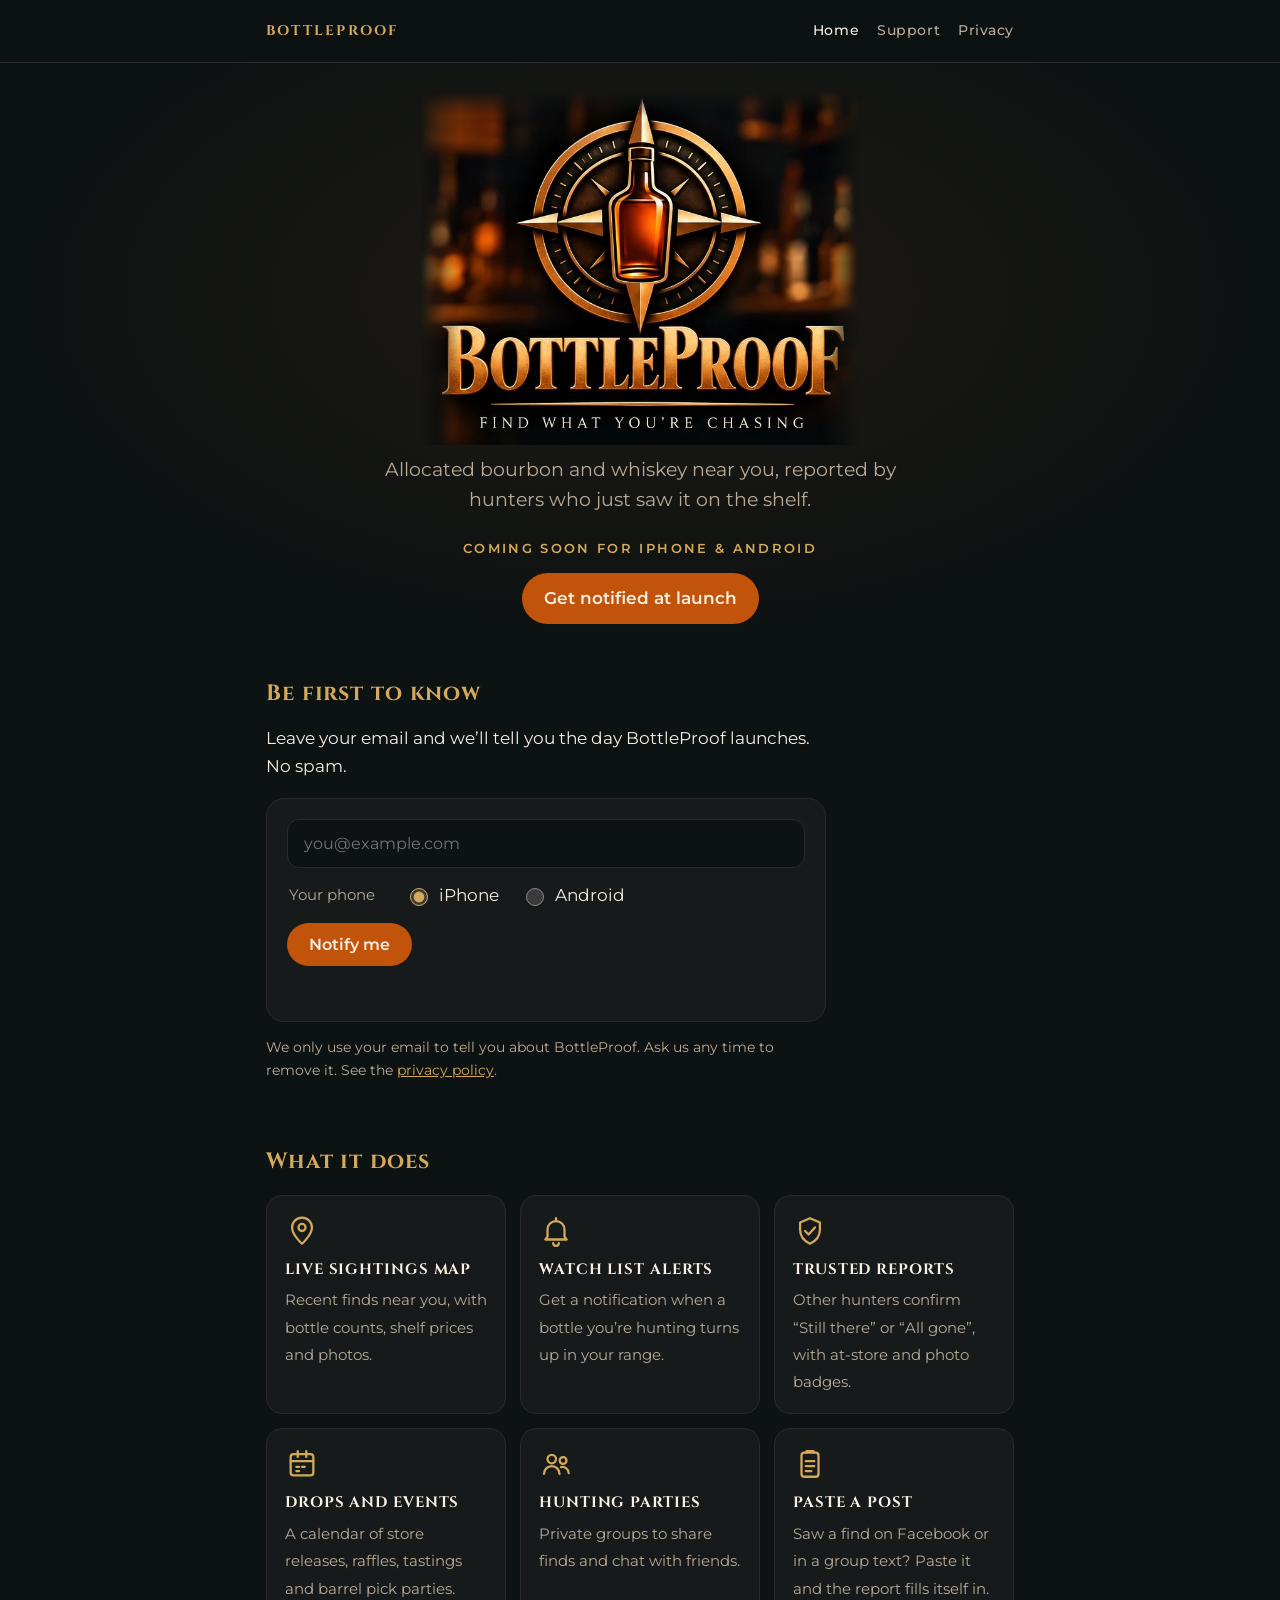
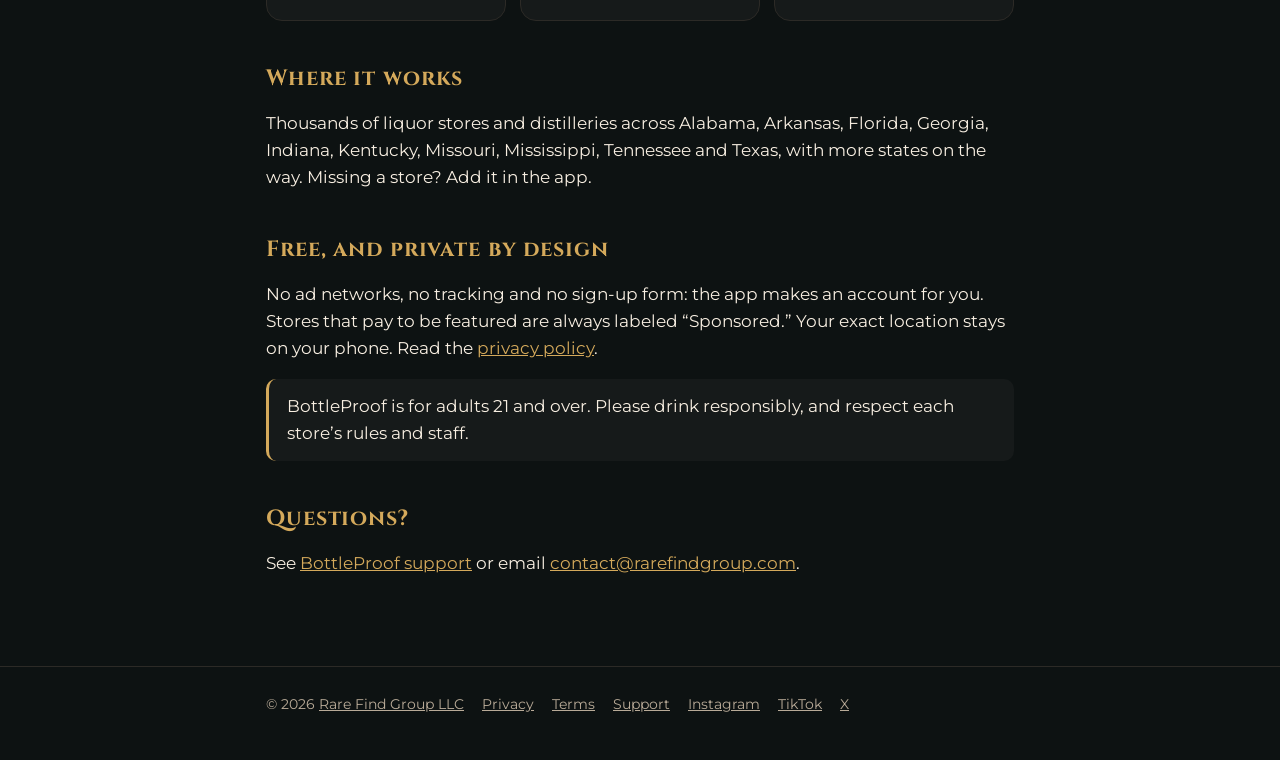
<file: index.html>
<!doctype html>
<html lang="en">
<head>
<meta charset="utf-8">
<meta name="viewport" content="width=device-width, initial-scale=1">
<title>BottleProof: find what you&rsquo;re chasing</title>
<meta name="description" content="BottleProof helps bourbon hunters find allocated bottles in stores near them, reported by other hunters.">
<link rel="icon" href="/images/favicon.png">
<link rel="apple-touch-icon" href="/images/apple-touch-icon.png">
<link rel="preconnect" href="https://fonts.googleapis.com">
<link rel="preconnect" href="https://fonts.gstatic.com" crossorigin>
<link rel="stylesheet" href="https://fonts.googleapis.com/css2?family=Cinzel:wght@600;700&family=Montserrat:wght@400;500;600&display=swap">
<meta name="theme-color" content="#0d1212">
<link rel="stylesheet" href="/styles.css?v=3">
</head>
<body>
<header class="site-header">
  <div class="wrap">
    <a class="brand" href="/">BottleProof</a>
    <nav>
      <a href="/" aria-current="page">Home</a>
      <a href="/support/">Support</a>
      <a href="/privacy/">Privacy</a>
    </nav>
  </div>
</header>
<section class="hero">
  <div class="wrap">
    <h1 class="sr-only">BottleProof: find what you&rsquo;re chasing</h1>
    <img class="logo" src="/images/bottleproof-logo.jpg" width="702" height="564"
      alt="BottleProof logo: a whiskey bottle on a gold compass, with the words BottleProof, Find what you&rsquo;re chasing">
    <p>Allocated bourbon and whiskey near you, reported by hunters who just saw it on the shelf.</p>
    <p class="soon">Coming soon for iPhone &amp; Android</p>
    <a class="button" href="#notify">Get notified at launch</a>
  </div>
</section>
<section class="signup" id="notify">
  <div class="wrap">
    <h2>Be first to know</h2>
    <p>Leave your email and we&rsquo;ll tell you the day BottleProof launches. No spam.</p>
    <form id="waitlist" novalidate>
      <label class="sr-only" for="wl-email">Email</label>
      <input id="wl-email" name="email" type="email" inputmode="email" autocomplete="email" required
        placeholder="you@example.com" maxlength="254">
      <fieldset>
        <legend>Your phone</legend>
        <label><input type="radio" name="platform" value="iphone" checked> iPhone</label>
        <label><input type="radio" name="platform" value="android"> Android</label>
      </fieldset>
      <!-- Hidden from people; bots that fill every field get ignored. -->
      <input class="trap" name="website" tabindex="-1" autocomplete="off" aria-hidden="true">
      <button class="button" type="submit">Notify me</button>
      <p class="form-message" role="status" aria-live="polite"></p>
    </form>
    <p class="fine">We only use your email to tell you about BottleProof. Ask us any time to remove it. See the
    <a href="/privacy/#waitlist">privacy policy</a>.</p>
  </div>
</section>
<main>
  <div class="wrap">
    <h2 style="margin-top:0">What it does</h2>
    <ul class="features">
      <li><svg viewBox="0 0 24 24" aria-hidden="true"><path d="M12 21s-7-6.2-7-11.5A7 7 0 0 1 19 9.5C19 14.8 12 21 12 21z"/><circle cx="12" cy="9.5" r="2.5"/></svg><strong>Live sightings map</strong><span>Recent finds near you, with bottle counts, shelf prices and photos.</span></li>
      <li><svg viewBox="0 0 24 24" aria-hidden="true"><path d="M6 16V11a6 6 0 0 1 12 0v5l1.5 2h-15z"/><path d="M10 20.5a2 2 0 0 0 4 0"/><path d="M12 3v2"/></svg><strong>Watch list alerts</strong><span>Get a notification when a bottle you&rsquo;re hunting turns up in your range.</span></li>
      <li><svg viewBox="0 0 24 24" aria-hidden="true"><path d="M12 3l7 3v5c0 4.5-3 8.2-7 10-4-1.8-7-5.5-7-10V6z"/><path d="M8.5 12l2.5 2.5 4.5-5"/></svg><strong>Trusted reports</strong><span>Other hunters confirm &ldquo;Still there&rdquo; or &ldquo;All gone&rdquo;, with at-store and photo badges.</span></li>
      <li><svg viewBox="0 0 24 24" aria-hidden="true"><rect x="4" y="5" width="16" height="15" rx="2"/><path d="M4 10h16M9 3v4M15 3v4"/><path d="M8 14h2M12 14h2M8 17h2"/></svg><strong>Drops and events</strong><span>A calendar of store releases, raffles, tastings and barrel pick parties.</span></li>
      <li><svg viewBox="0 0 24 24" aria-hidden="true"><circle cx="9" cy="8.5" r="3"/><path d="M3.5 19a5.5 5.5 0 0 1 11 0"/><circle cx="17" cy="9.5" r="2.4"/><path d="M15.5 14.2A4.5 4.5 0 0 1 21 18.5"/></svg><strong>Hunting parties</strong><span>Private groups to share finds and chat with friends.</span></li>
      <li><svg viewBox="0 0 24 24" aria-hidden="true"><rect x="6" y="4" width="12" height="17" rx="2"/><path d="M9.5 4V3h5v1"/><path d="M9 10h6M9 13.5h6M9 17h4"/></svg><strong>Paste a post</strong><span>Saw a find on Facebook or in a group text? Paste it and the report fills itself in.</span></li>
    </ul>

    <h2>Where it works</h2>
    <p>Thousands of liquor stores and distilleries across Alabama, Arkansas, Florida, Georgia, Indiana, Kentucky,
    Missouri, Mississippi, Tennessee and Texas, with more states on the way. Missing a store? Add it in the app.</p>

    <h2>Free, and private by design</h2>
    <p>No ad networks, no tracking and no sign-up form: the app makes an account for you. Stores that pay to be
    featured are always labeled &ldquo;Sponsored.&rdquo; Your exact location stays on your phone. Read the
    <a href="privacy/">privacy policy</a>.</p>

    <p class="note">BottleProof is for adults 21 and over. Please drink responsibly, and respect each store&rsquo;s
    rules and staff.</p>

    <h2>Questions?</h2>
    <p>See <a href="support/">BottleProof support</a> or email
    <a href="mailto:contact@rarefindgroup.com">contact@rarefindgroup.com</a>.</p>
  </div>
</main>
<footer class="site-footer">
  <div class="wrap">
    <span>&copy; 2026 <a href="https://rarefindgroup.com">Rare Find Group LLC</a></span>
    <a href="privacy/">Privacy</a>
    <a href="terms/">Terms</a>
    <a href="support/">Support</a>
    <a href="https://www.instagram.com/bottleproofapp/" rel="me">Instagram</a>
    <a href="https://www.tiktok.com/@bottleproofapp" rel="me">TikTok</a>
    <a href="https://x.com/bottleproofapp" rel="me">X</a>
  </div>
</footer>
<script>
// The waitlist form calls join_waitlist() in Supabase (migration 038) with the public anon key, which can only add
// to the list, never read it.
(() => {
  const URL = 'https://nnxsqtufczipbkkhcrpa.supabase.co/rest/v1/rpc/join_waitlist';
  const KEY = 'eyJhbGciOiJIUzI1NiIsInR5cCI6IkpXVCJ9.eyJpc3MiOiJzdXBhYmFzZSIsInJlZiI6Im5ueHNxdHVmY3ppcGJra2hjcnBhIiwicm9sZSI6ImFub24iLCJpYXQiOjE3OTAzNDA4NTMsImV4cCI6MjEwNTkxNjg1M30.gvL8P78iEY7BcGAz74Lzvd6B7VyXikWatCA58mOfHkA';
  const form = document.getElementById('waitlist');
  const msg = form.querySelector('.form-message');
  const say = (text, ok) => { msg.textContent = text; msg.className = 'form-message ' + (ok ? 'ok' : 'bad'); };
  form.addEventListener('submit', async (e) => {
    e.preventDefault();
    const email = form.email.value.trim();
    if (form.website.value) return say("Thanks! You're on the list.", true);
    if (!/^[^@\s]+@[^@\s]+\.[a-z]{2,}$/i.test(email)) return say('Please enter a valid email address.', false);
    const button = form.querySelector('button');
    button.disabled = true;
    say('Adding you…', true);
    try {
      const res = await fetch(URL, {
        method: 'POST',
        headers: { apikey: KEY, Authorization: 'Bearer ' + KEY, 'Content-Type': 'application/json' },
        body: JSON.stringify({ p_email: email, p_platform: form.platform.value, p_source: location.hostname || 'bottleproof.app' }),
      });
      const body = await res.json().catch(() => null);
      // Only the database's own friendly messages are shown; anything else gets a plain one.
      const known = body && /valid email|Too many sign-ups/.test(body.message || '');
      if (!res.ok) throw new Error(known ? body.message + '.' : "We couldn't add you right now.");
      say(body === 'already' ? "You're already on the list. We'll be in touch!" : "Thanks! You're on the list.", true);
      form.reset();
    } catch (err) {
      say(err.message + ' Please try again, or email contact@rarefindgroup.com.', false);
    } finally {
      button.disabled = false;
    }
  });
})();
</script>
</body>
</html>
</file>
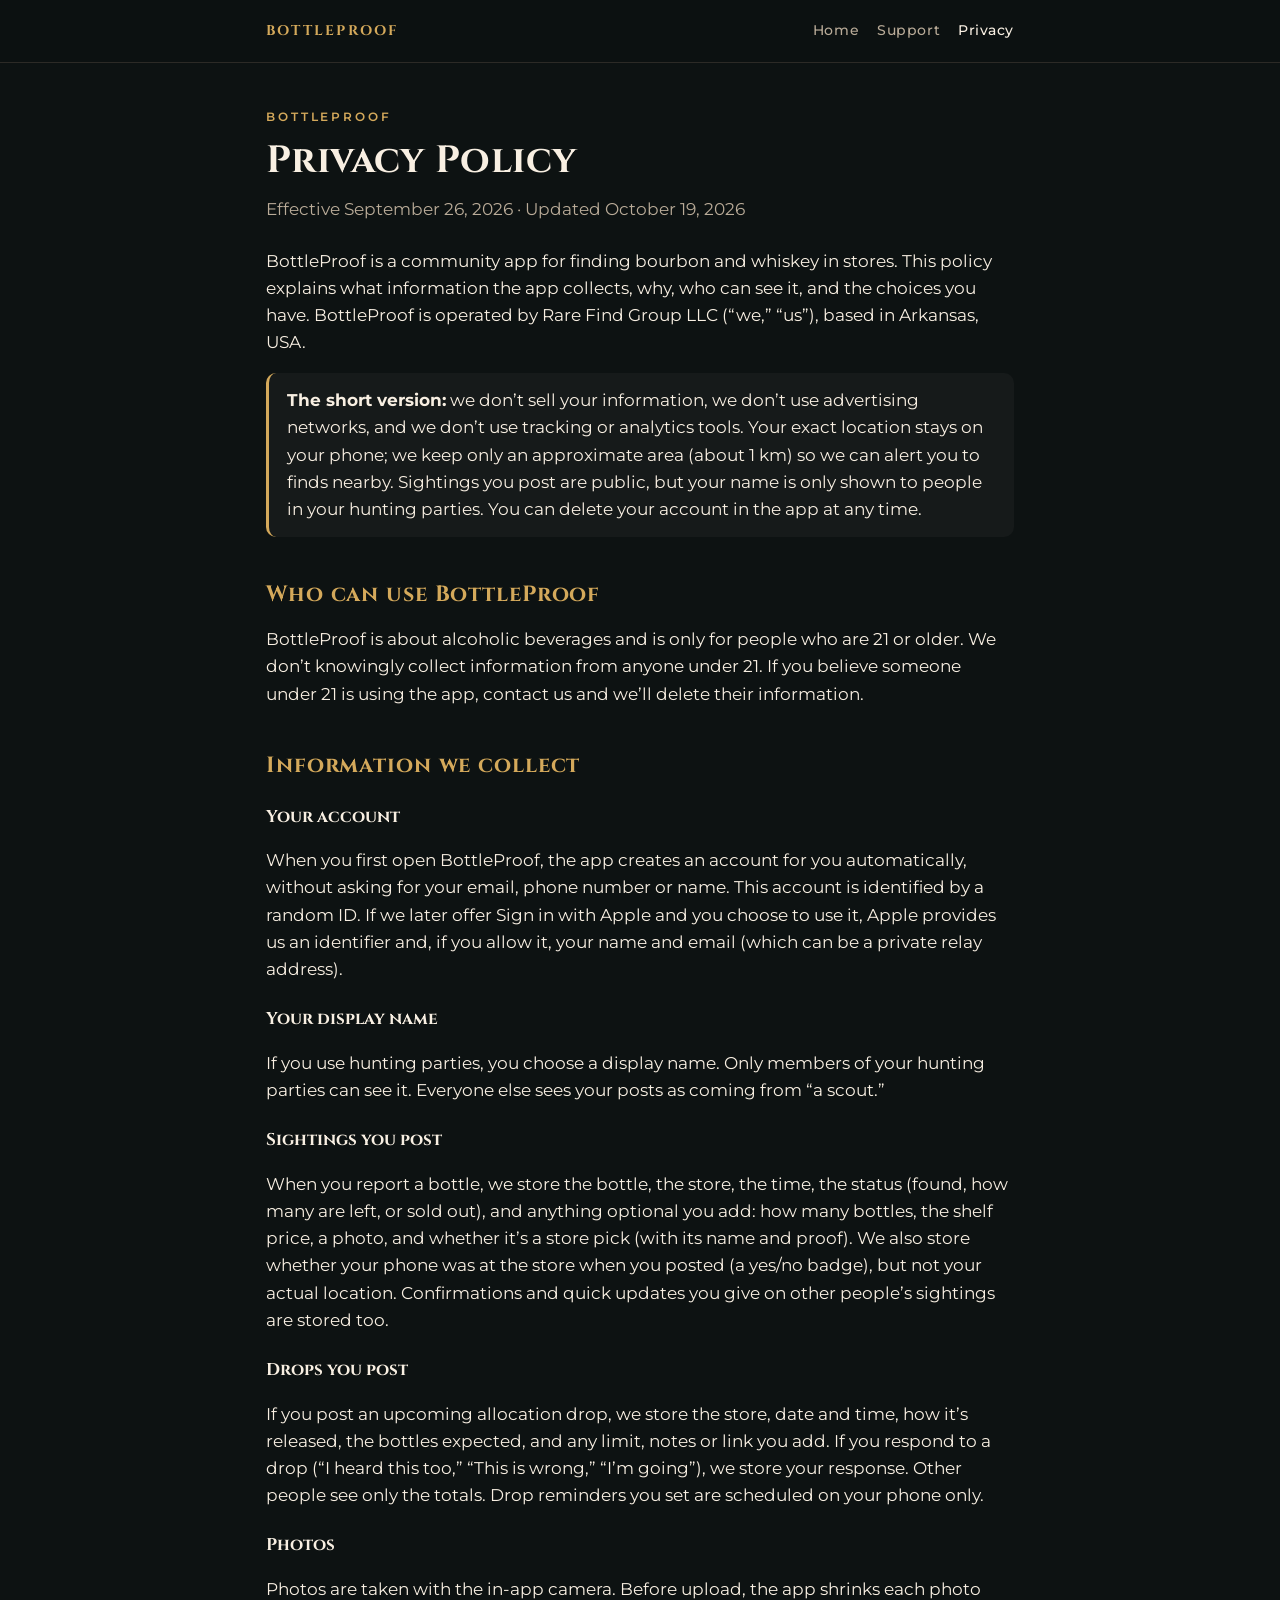
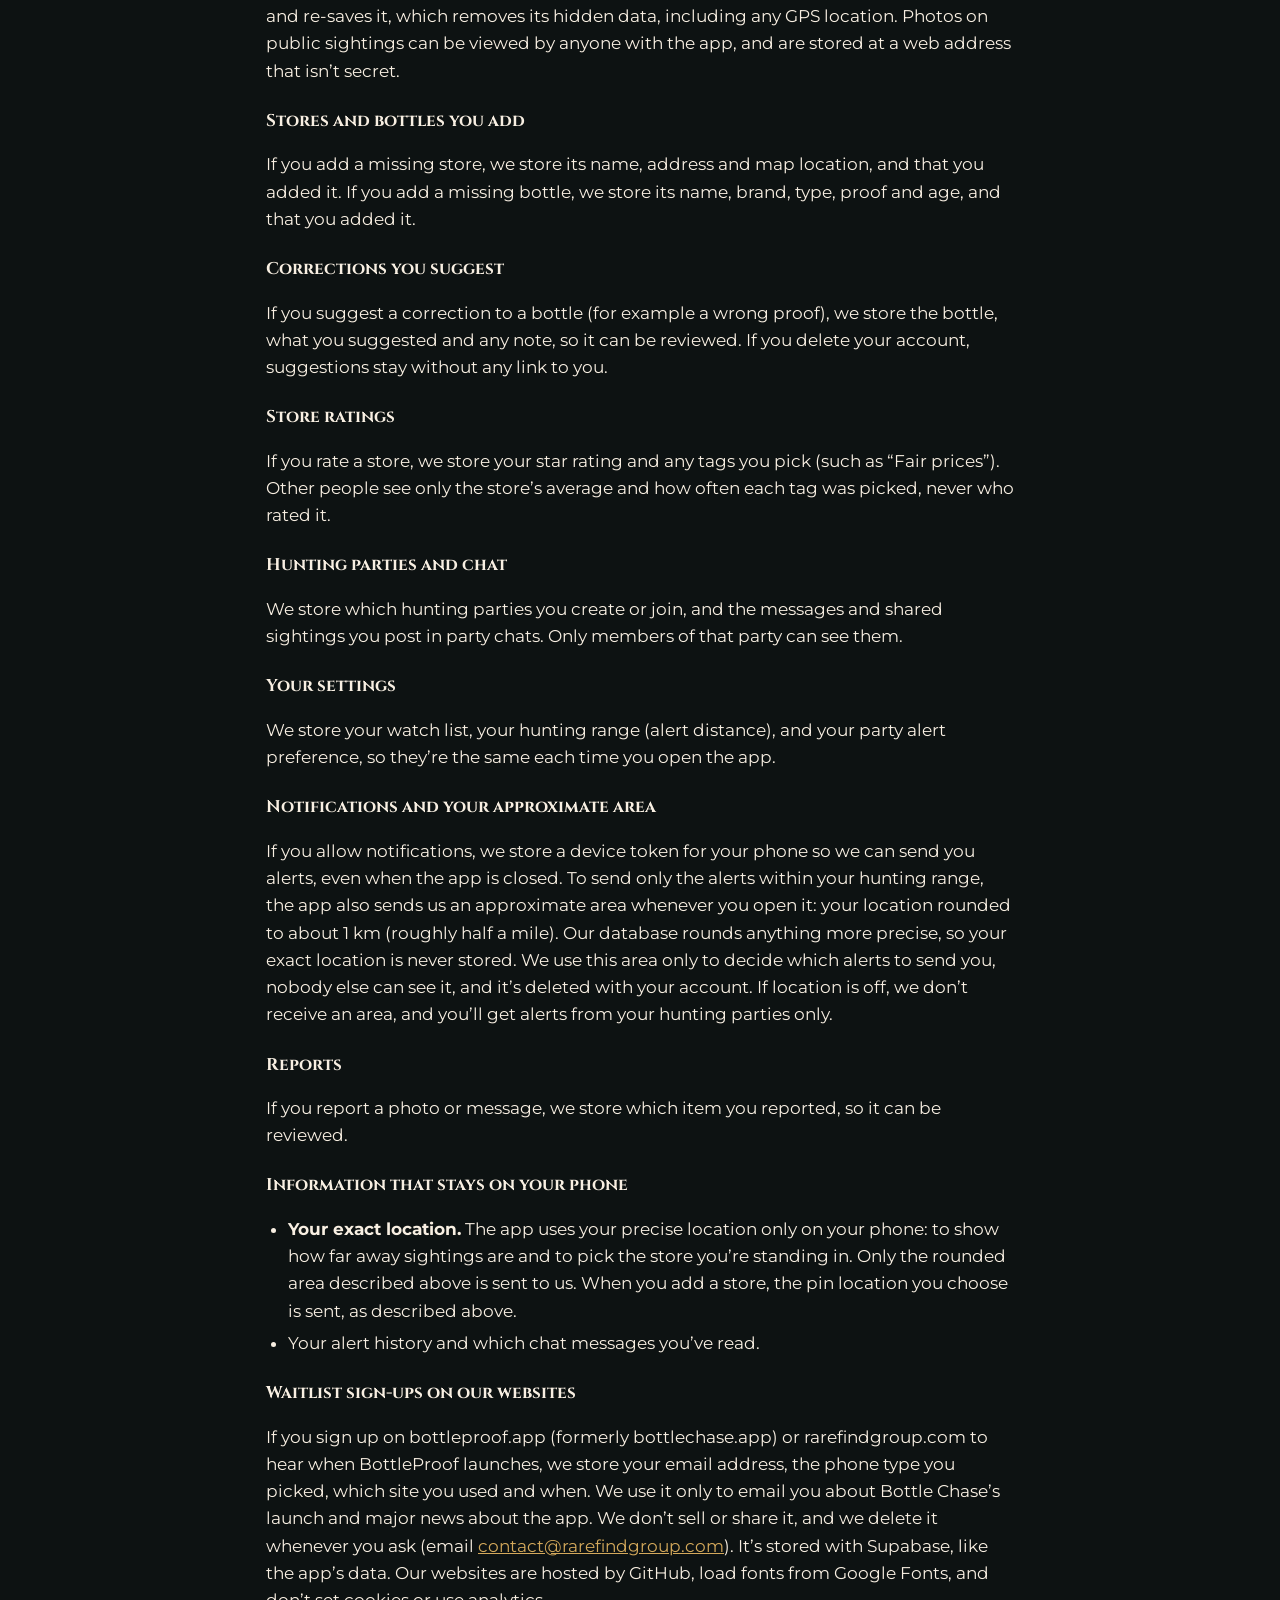
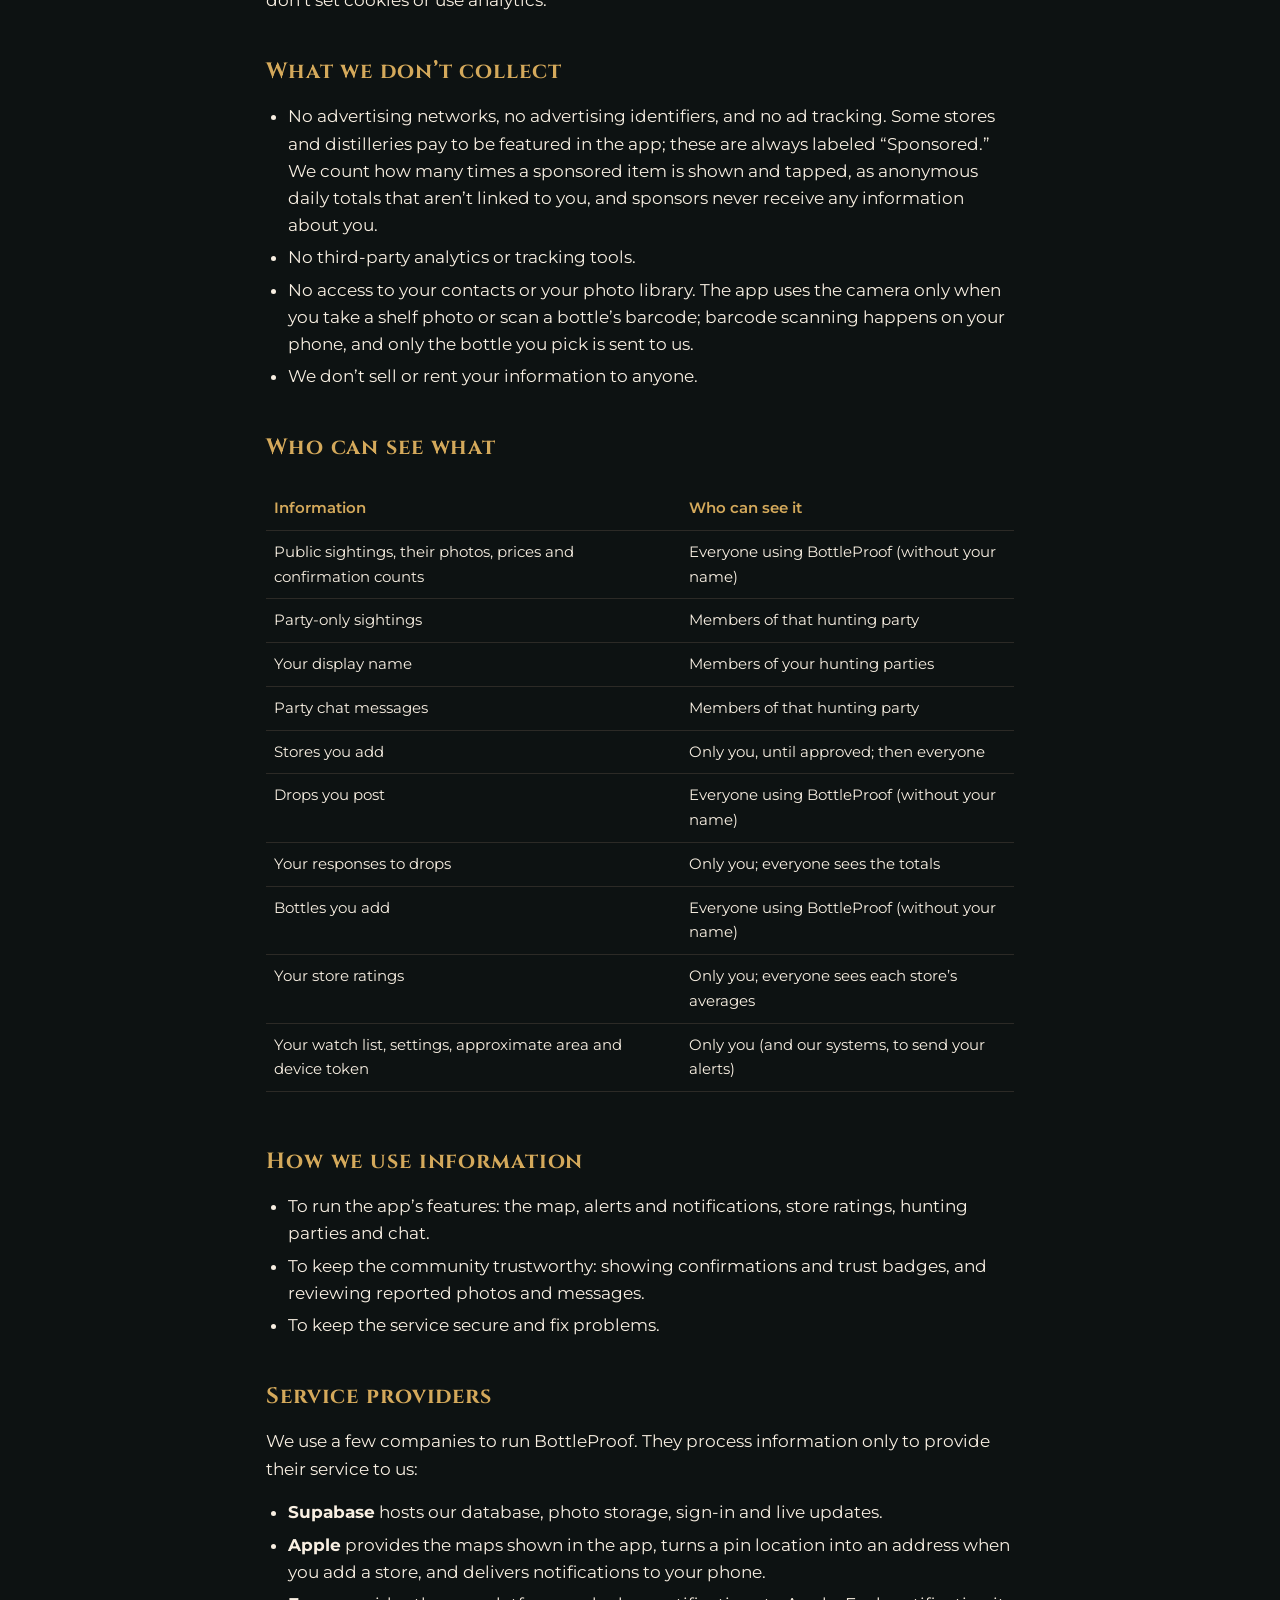
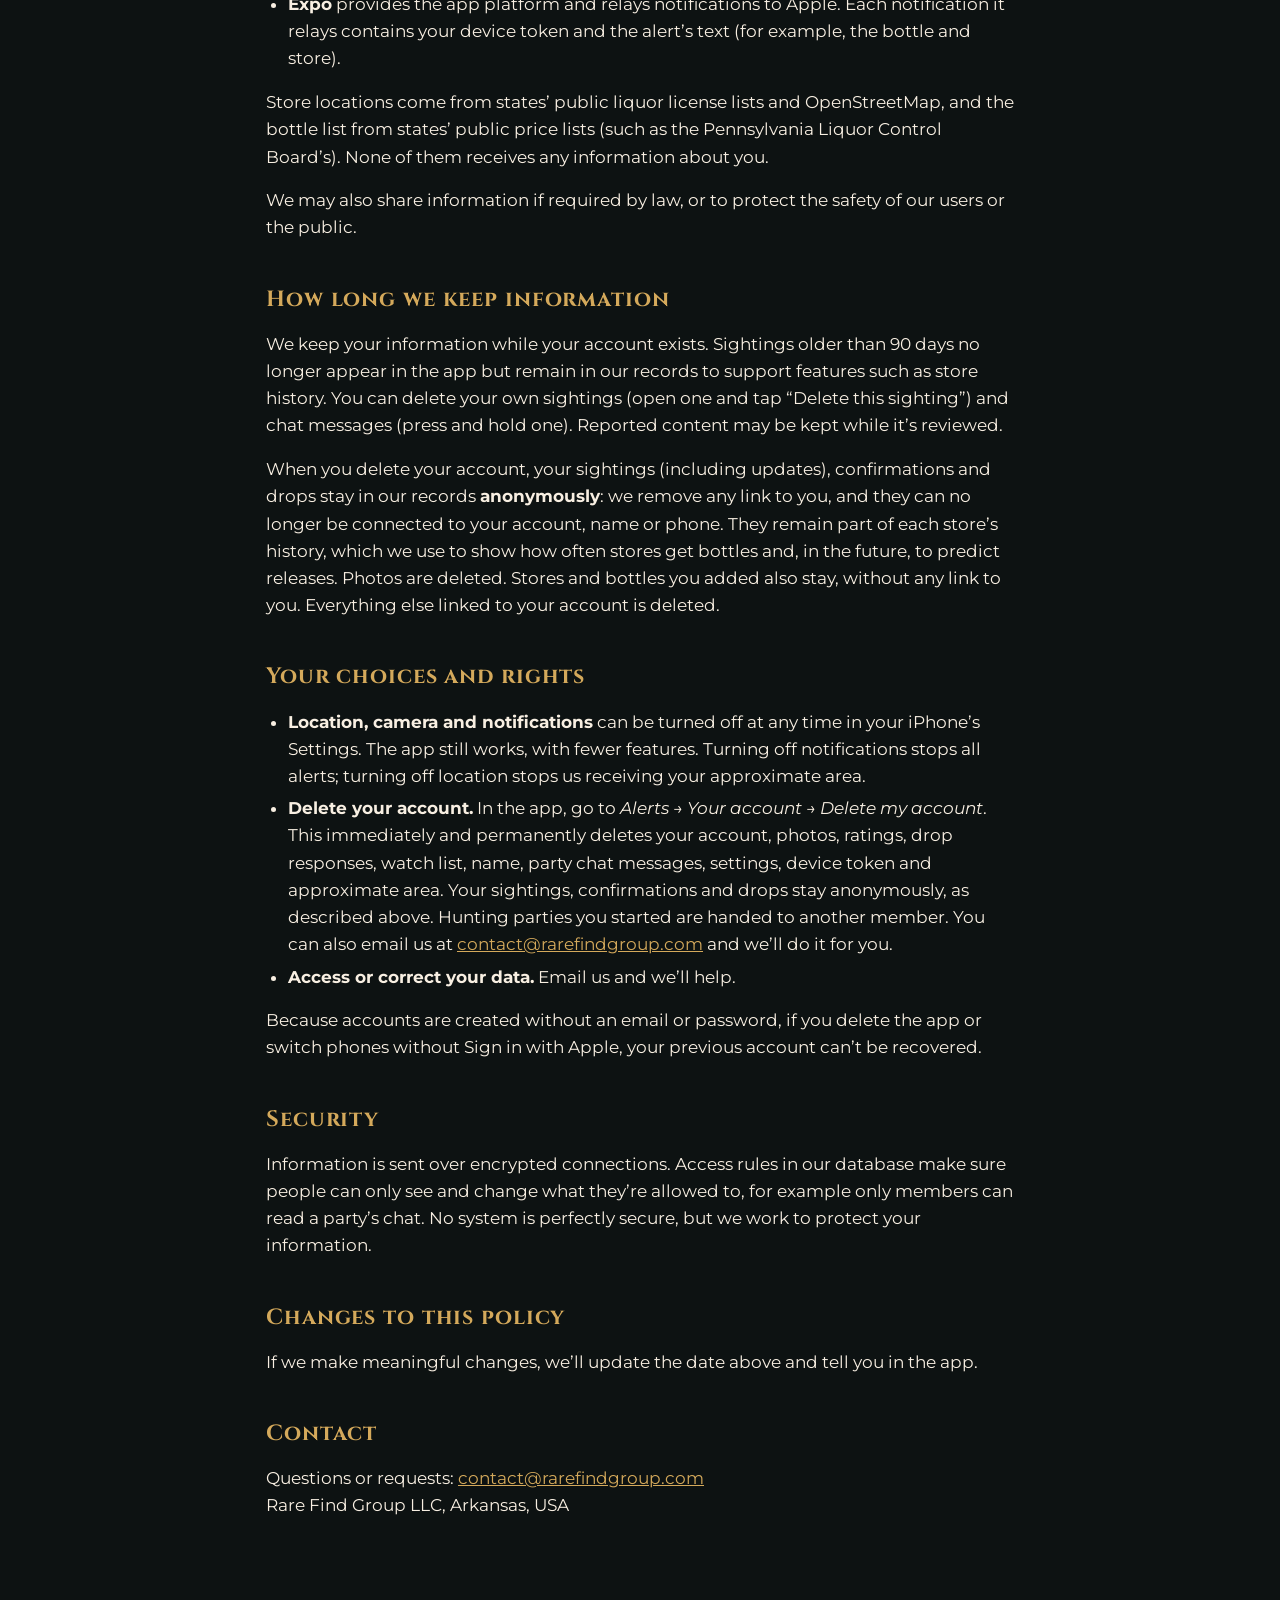
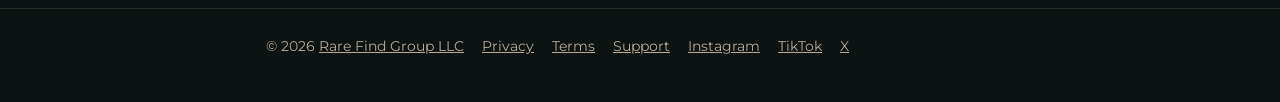
<file: privacy/index.html>
<!doctype html>
<html lang="en">
<head>
<meta charset="utf-8">
<meta name="viewport" content="width=device-width, initial-scale=1">
<title>BottleProof Privacy Policy</title>
<meta name="description" content="How BottleProof collects, uses and protects your information.">
<link rel="icon" href="/images/favicon.png">
<link rel="apple-touch-icon" href="/images/apple-touch-icon.png">
<link rel="preconnect" href="https://fonts.googleapis.com">
<link rel="preconnect" href="https://fonts.gstatic.com" crossorigin>
<link rel="stylesheet" href="https://fonts.googleapis.com/css2?family=Cinzel:wght@600;700&family=Montserrat:wght@400;500;600&display=swap">
<meta name="theme-color" content="#0d1212">
<link rel="stylesheet" href="/styles.css?v=3">
</head>
<body>
<header class="site-header">
  <div class="wrap">
    <a class="brand" href="/">BottleProof</a>
    <nav>
      <a href="/">Home</a>
      <a href="/support/">Support</a>
      <a href="/privacy/" aria-current="page">Privacy</a>
    </nav>
  </div>
</header>
<main>
  <div class="wrap">
  <p class="eyebrow">BottleProof</p>
  <h1>Privacy Policy</h1>
  <p class="meta">Effective September 26, 2026 &middot; Updated October 19, 2026</p>

  <p>BottleProof is a community app for finding bourbon and whiskey in stores. This policy explains what
  information the app collects, why, who can see it, and the choices you have. BottleProof is operated by
  Rare Find Group LLC (&ldquo;we,&rdquo; &ldquo;us&rdquo;), based in Arkansas, USA.</p>

  <p class="note"><strong>The short version:</strong> we don&rsquo;t sell your information, we don&rsquo;t use
  advertising networks, and we don&rsquo;t use tracking or analytics tools. Your exact location stays on your phone; we keep only an
  approximate area (about 1 km) so we can alert you to finds nearby. Sightings you post are public, but your
  name is only shown to people in your hunting parties. You can delete your account in the app at any time.</p>

  <h2>Who can use BottleProof</h2>
  <p>BottleProof is about alcoholic beverages and is only for people who are 21 or older. We don&rsquo;t
  knowingly collect information from anyone under 21. If you believe someone under 21 is using the app,
  contact us and we&rsquo;ll delete their information.</p>

  <h2>Information we collect</h2>

  <h3>Your account</h3>
  <p>When you first open BottleProof, the app creates an account for you automatically, without asking for
  your email, phone number or name. This account is identified by a random ID. If we later offer Sign in
  with Apple and you choose to use it, Apple provides us an identifier and, if you allow it, your name and
  email (which can be a private relay address).</p>

  <h3>Your display name</h3>
  <p>If you use hunting parties, you choose a display name. Only members of your hunting parties can see it.
  Everyone else sees your posts as coming from &ldquo;a scout.&rdquo;</p>

  <h3>Sightings you post</h3>
  <p>When you report a bottle, we store the bottle, the store, the time, the status (found, how many are
  left, or sold out), and anything optional you add: how many bottles, the shelf price, a photo, and
  whether it&rsquo;s a store pick (with its name and proof). We also store whether your phone was at the store
  when you posted (a yes/no badge), but not your actual location. Confirmations and quick updates you give
  on other people&rsquo;s sightings are stored too.</p>

  <h3>Drops you post</h3>
  <p>If you post an upcoming allocation drop, we store the store, date and time, how it&rsquo;s released, the
  bottles expected, and any limit, notes or link you add. If you respond to a drop (&ldquo;I heard this
  too,&rdquo; &ldquo;This is wrong,&rdquo; &ldquo;I&rsquo;m going&rdquo;), we store your response. Other people see only
  the totals. Drop reminders you set are scheduled on your phone only.</p>

  <h3>Photos</h3>
  <p>Photos are taken with the in-app camera. Before upload, the app shrinks each photo and re-saves it,
  which removes its hidden data, including any GPS location. Photos on public sightings can be viewed by
  anyone with the app, and are stored at a web address that isn&rsquo;t secret.</p>

  <h3>Stores and bottles you add</h3>
  <p>If you add a missing store, we store its name, address and map location, and that you added it. If you
  add a missing bottle, we store its name, brand, type, proof and age, and that you added it.</p>

  <h3>Corrections you suggest</h3>
  <p>If you suggest a correction to a bottle (for example a wrong proof), we store the bottle, what you
  suggested and any note, so it can be reviewed. If you delete your account, suggestions stay without any
  link to you.</p>

  <h3>Store ratings</h3>
  <p>If you rate a store, we store your star rating and any tags you pick (such as &ldquo;Fair prices&rdquo;).
  Other people see only the store&rsquo;s average and how often each tag was picked, never who rated it.</p>

  <h3>Hunting parties and chat</h3>
  <p>We store which hunting parties you create or join, and the messages and shared sightings you post in
  party chats. Only members of that party can see them.</p>

  <h3>Your settings</h3>
  <p>We store your watch list, your hunting range (alert distance), and your party alert preference, so
  they&rsquo;re the same each time you open the app.</p>

  <h3>Notifications and your approximate area</h3>
  <p>If you allow notifications, we store a device token for your phone so we can send you alerts, even
  when the app is closed. To send only the alerts within your hunting range, the app also sends us an
  approximate area whenever you open it: your location rounded to about 1 km (roughly half a mile). Our
  database rounds anything more precise, so your exact location is never stored. We use this area only to
  decide which alerts to send you, nobody else can see it, and it&rsquo;s deleted with your account. If
  location is off, we don&rsquo;t receive an area, and you&rsquo;ll get alerts from your hunting parties only.</p>

  <h3>Reports</h3>
  <p>If you report a photo or message, we store which item you reported, so it can be reviewed.</p>

  <h3>Information that stays on your phone</h3>
  <ul>
    <li><strong>Your exact location.</strong> The app uses your precise location only on your phone: to show
    how far away sightings are and to pick the store you&rsquo;re standing in. Only the rounded area described
    above is sent to us. When you add a store, the pin location you choose is sent, as described above.</li>
    <li>Your alert history and which chat messages you&rsquo;ve read.</li>
  </ul>

  <h3 id="waitlist">Waitlist sign-ups on our websites</h3>
  <p>If you sign up on bottleproof.app (formerly bottlechase.app) or rarefindgroup.com to hear when BottleProof launches, we store your email
  address, the phone type you picked, which site you used and when. We use it only to email you about Bottle
  Chase&rsquo;s launch and major news about the app. We don&rsquo;t sell or share it, and we delete it whenever you
  ask (email <a href="mailto:contact@rarefindgroup.com">contact@rarefindgroup.com</a>). It&rsquo;s stored with Supabase,
  like the app&rsquo;s data. Our websites are hosted by GitHub, load fonts from Google Fonts, and don&rsquo;t set
  cookies or use analytics.</p>

  <h2>What we don&rsquo;t collect</h2>
  <ul>
    <li>No advertising networks, no advertising identifiers, and no ad tracking. Some stores and
    distilleries pay to be featured in the app; these are always labeled &ldquo;Sponsored.&rdquo; We count how
    many times a sponsored item is shown and tapped, as anonymous daily totals that aren&rsquo;t linked to you,
    and sponsors never receive any information about you.</li>
    <li>No third-party analytics or tracking tools.</li>
    <li>No access to your contacts or your photo library. The app uses the camera only when you take a shelf
    photo or scan a bottle&rsquo;s barcode; barcode scanning happens on your phone, and only the bottle you
    pick is sent to us.</li>
    <li>We don&rsquo;t sell or rent your information to anyone.</li>
  </ul>

  <h2>Who can see what</h2>
  <div class="table-scroll"><table>
    <tr><th>Information</th><th>Who can see it</th></tr>
    <tr><td>Public sightings, their photos, prices and confirmation counts</td><td>Everyone using BottleProof (without your name)</td></tr>
    <tr><td>Party-only sightings</td><td>Members of that hunting party</td></tr>
    <tr><td>Your display name</td><td>Members of your hunting parties</td></tr>
    <tr><td>Party chat messages</td><td>Members of that hunting party</td></tr>
    <tr><td>Stores you add</td><td>Only you, until approved; then everyone</td></tr>
    <tr><td>Drops you post</td><td>Everyone using BottleProof (without your name)</td></tr>
    <tr><td>Your responses to drops</td><td>Only you; everyone sees the totals</td></tr>
    <tr><td>Bottles you add</td><td>Everyone using BottleProof (without your name)</td></tr>
    <tr><td>Your store ratings</td><td>Only you; everyone sees each store&rsquo;s averages</td></tr>
    <tr><td>Your watch list, settings, approximate area and device token</td><td>Only you (and our systems, to send your alerts)</td></tr>
  </table></div>

  <h2>How we use information</h2>
  <ul>
    <li>To run the app&rsquo;s features: the map, alerts and notifications, store ratings, hunting parties and
    chat.</li>
    <li>To keep the community trustworthy: showing confirmations and trust badges, and reviewing reported
    photos and messages.</li>
    <li>To keep the service secure and fix problems.</li>
  </ul>

  <h2>Service providers</h2>
  <p>We use a few companies to run BottleProof. They process information only to provide their service to us:</p>
  <ul>
    <li><strong>Supabase</strong> hosts our database, photo storage, sign-in and live updates.</li>
    <li><strong>Apple</strong> provides the maps shown in the app, turns a pin location into an address when
    you add a store, and delivers notifications to your phone.</li>
    <li><strong>Expo</strong> provides the app platform and relays notifications to Apple. Each notification
    it relays contains your device token and the alert&rsquo;s text (for example, the bottle and store).</li>
  </ul>
  <p>Store locations come from states&rsquo; public liquor license lists and OpenStreetMap, and the bottle list
  from states&rsquo; public price lists (such as the Pennsylvania Liquor Control Board&rsquo;s). None of them
  receives any information about you.</p>
  <p>We may also share information if required by law, or to protect the safety of our users or the public.</p>

  <h2>How long we keep information</h2>
  <p>We keep your information while your account exists. Sightings older than 90 days no longer appear in
  the app but remain in our records to support features such as store history. You can delete your own
  sightings (open one and tap &ldquo;Delete this sighting&rdquo;) and chat messages (press and hold one).
  Reported content may be kept while it&rsquo;s reviewed.</p>
  <p>When you delete your account, your sightings (including updates), confirmations and drops stay in our
  records <strong>anonymously</strong>: we remove any link to you, and they can no longer be connected to
  your account, name or phone. They remain part of each store&rsquo;s history, which we use to show how often
  stores get bottles and, in the future, to predict releases. Photos are deleted. Stores and bottles you
  added also stay, without any link to you. Everything else linked to your account is deleted.</p>

  <h2>Your choices and rights</h2>
  <ul>
    <li><strong>Location, camera and notifications</strong> can be turned off at any time in your
    iPhone&rsquo;s Settings. The app still works, with fewer features. Turning off notifications stops all
    alerts; turning off location stops us receiving your approximate area.</li>
    <li><strong>Delete your account.</strong> In the app, go to <em>Alerts &rarr; Your account &rarr; Delete my
    account</em>. This immediately and permanently deletes your account, photos, ratings, drop responses,
    watch list, name, party chat messages, settings, device token and approximate area. Your sightings,
    confirmations and drops stay anonymously, as described above. Hunting parties you started are handed to another member. You can also email us at
    <a href="mailto:contact@rarefindgroup.com">contact@rarefindgroup.com</a> and we&rsquo;ll do it for you.</li>
    <li><strong>Access or correct your data.</strong> Email us and we&rsquo;ll help.</li>
  </ul>
  <p>Because accounts are created without an email or password, if you delete the app or switch phones
  without Sign in with Apple, your previous account can&rsquo;t be recovered.</p>

  <h2>Security</h2>
  <p>Information is sent over encrypted connections. Access rules in our database make sure people can only
  see and change what they&rsquo;re allowed to, for example only members can read a party&rsquo;s chat. No
  system is perfectly secure, but we work to protect your information.</p>

  <h2>Changes to this policy</h2>
  <p>If we make meaningful changes, we&rsquo;ll update the date above and tell you in the app.</p>

  <h2>Contact</h2>
  <p>Questions or requests: <a href="mailto:contact@rarefindgroup.com">contact@rarefindgroup.com</a><br>Rare Find Group LLC, Arkansas, USA</p>
  </div>
</main>
<footer class="site-footer">
  <div class="wrap">
    <span>&copy; 2026 <a href="https://rarefindgroup.com">Rare Find Group LLC</a></span>
    <a href="/privacy/">Privacy</a>
    <a href="/terms/">Terms</a>
    <a href="/support/">Support</a>
    <a href="https://www.instagram.com/bottleproofapp/" rel="me">Instagram</a>
    <a href="https://www.tiktok.com/@bottleproofapp" rel="me">TikTok</a>
    <a href="https://x.com/bottleproofapp" rel="me">X</a>
  </div>
</footer>
</body>
</html>
</file>
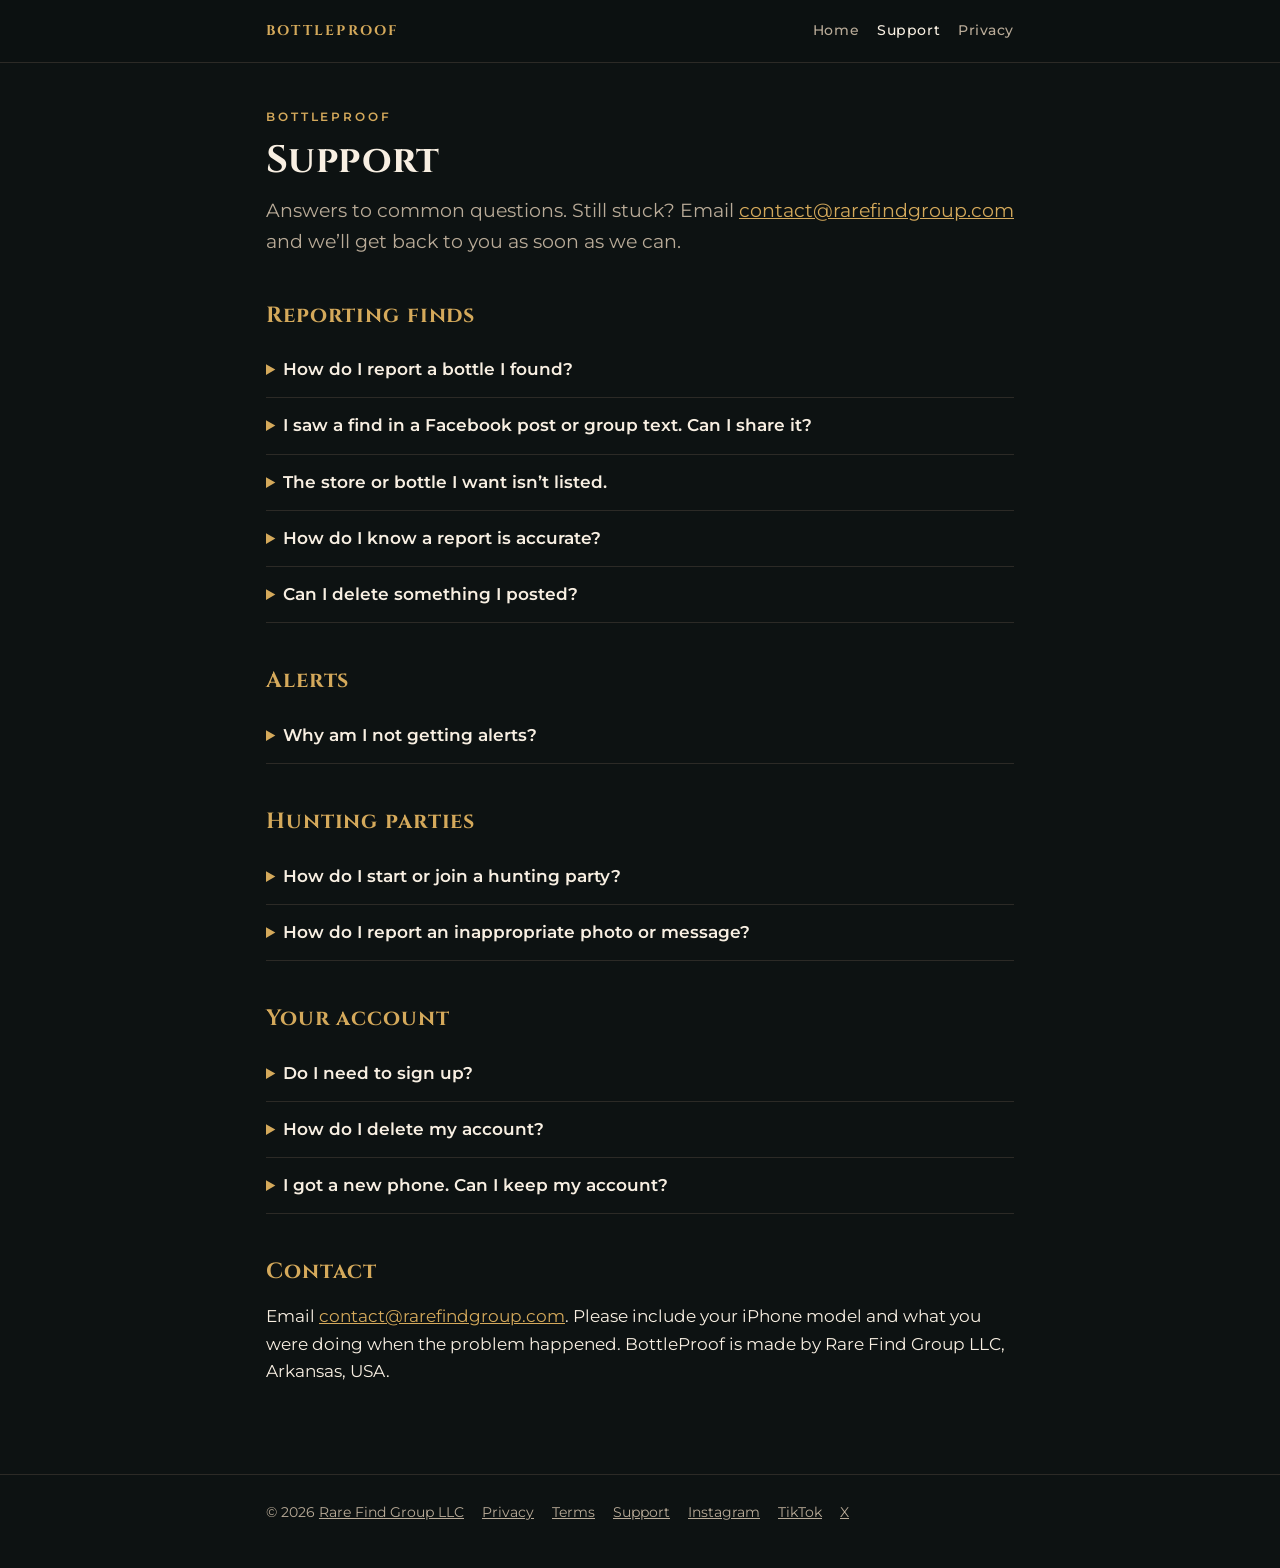
<file: support/index.html>
<!doctype html>
<html lang="en">
<head>
<meta charset="utf-8">
<meta name="viewport" content="width=device-width, initial-scale=1">
<title>BottleProof Support</title>
<meta name="description" content="Help with BottleProof: reporting finds, alerts, hunting parties, your account, and how to contact us.">
<link rel="icon" href="/images/favicon.png">
<link rel="apple-touch-icon" href="/images/apple-touch-icon.png">
<link rel="preconnect" href="https://fonts.googleapis.com">
<link rel="preconnect" href="https://fonts.gstatic.com" crossorigin>
<link rel="stylesheet" href="https://fonts.googleapis.com/css2?family=Cinzel:wght@600;700&family=Montserrat:wght@400;500;600&display=swap">
<meta name="theme-color" content="#0d1212">
<link rel="stylesheet" href="/styles.css?v=3">
</head>
<body>
<header class="site-header">
  <div class="wrap">
    <a class="brand" href="/">BottleProof</a>
    <nav>
      <a href="/">Home</a>
      <a href="/support/" aria-current="page">Support</a>
      <a href="/privacy/">Privacy</a>
    </nav>
  </div>
</header>
<main>
  <div class="wrap">
    <p class="eyebrow">BottleProof</p>
    <h1>Support</h1>
    <p class="lead">Answers to common questions. Still stuck? Email
    <a href="mailto:contact@rarefindgroup.com">contact@rarefindgroup.com</a> and we&rsquo;ll get back to you
    as soon as we can.</p>

    <h2>Reporting finds</h2>
    <details>
      <summary>How do I report a bottle I found?</summary>
      <p>On the <strong>Map</strong> tab, tap <strong>＋ Report</strong>. If you&rsquo;re in a store, the app picks it
      for you; otherwise search for the store. Pick the bottle (or tap <strong>📷 Scan</strong> to scan its barcode),
      choose what you saw (found, a few left, or sold out), and add a count, shelf price or photo if you like.
      Then tap <strong>Post sighting</strong>.</p>
    </details>
    <details>
      <summary>I saw a find in a Facebook post or group text. Can I share it?</summary>
      <p>Yes. On the report screen, tap <strong>📋 Saw it in a post?</strong>, paste the post (or pick a
      screenshot), and tap <strong>Read the post</strong>. BottleProof fills in the store and bottles; tap
      <strong>Report this bottle</strong> for each one and check it before posting. If it missed something, tap
      <strong>Missing a bottle? Try smarter reading</strong> or <strong>＋ Report another bottle from this post</strong>.
      Only share recent finds.</p>
    </details>
    <details>
      <summary>The store or bottle I want isn&rsquo;t listed.</summary>
      <p>On the report screen, tap <strong>Store not listed? Add it</strong> or <strong>Bottle not listed? Add
      it</strong>. New stores are reviewed before everyone sees them. If a bottle&rsquo;s name, proof or age is
      wrong, open a sighting of it and tap <strong>Suggest a correction</strong>.</p>
    </details>
    <details>
      <summary>How do I know a report is accurate?</summary>
      <p>Look for the badges: <strong>At store</strong> means the reporter&rsquo;s phone was at the store,
      <strong>Photo</strong> means they took a shelf photo, and the confirmation count shows how many other hunters
      tapped <strong>Still there</strong>. If you find it gone, tap <strong>All gone</strong> so others don&rsquo;t
      make the trip.</p>
    </details>
    <details>
      <summary>Can I delete something I posted?</summary>
      <p>Open your sighting and tap <strong>Delete this sighting</strong>. In a party chat, press and hold your
      message and tap <strong>Delete</strong>.</p>
    </details>

    <h2>Alerts</h2>
    <details>
      <summary>Why am I not getting alerts?</summary>
      <ul>
        <li>On the <strong>Alerts</strong> tab, tap <strong>Turn on notifications</strong> (or allow them for Bottle
        Chase in your iPhone&rsquo;s Settings).</li>
        <li>Add the bottles you&rsquo;re hunting on the <strong>Watch List</strong> tab.</li>
        <li>Check your <strong>Hunting range</strong> on the Alerts tab: you&rsquo;re only alerted about finds within
        that distance.</li>
        <li>Allow location for BottleProof, so the app knows what&rsquo;s in range. Without it you&rsquo;ll still get
        alerts from your hunting parties.</li>
      </ul>
    </details>

    <h2>Hunting parties</h2>
    <details>
      <summary>How do I start or join a hunting party?</summary>
      <p>On the <strong>Party</strong> tab, choose a name your party will see, then tap <strong>Start a
      party</strong> and share its invite code, or enter a friend&rsquo;s code under <strong>Join a party</strong>.
      Finds you post to a party, and its chat, are only visible to its members.</p>
    </details>
    <details>
      <summary>How do I report an inappropriate photo or message?</summary>
      <p>Tap a photo to open it and tap <strong>Report photo</strong>. In a party chat, press and hold the message
      and tap <strong>Report</strong>. We review every report.</p>
    </details>

    <h2>Your account</h2>
    <details>
      <summary>Do I need to sign up?</summary>
      <p>No. BottleProof creates an account for you the first time you open it, without asking for your email or
      phone number.</p>
    </details>
    <details>
      <summary>How do I delete my account?</summary>
      <p>Go to the <strong>Alerts</strong> tab &rarr; <strong>Your account</strong> &rarr; <strong>Delete my
      account</strong>. Your account, photos, ratings, watch list and messages are deleted right away; your sightings
      stay in store history without any link to you. You can also email us and we&rsquo;ll do it for you. Details are
      in the <a href="/privacy/">privacy policy</a>.</p>
    </details>
    <details>
      <summary>I got a new phone. Can I keep my account?</summary>
      <p>Not yet: accounts are tied to the phone they were made on, so a new phone starts fresh. Your old sightings
      stay on the map for everyone.</p>
    </details>

    <h2>Contact</h2>
    <p>Email <a href="mailto:contact@rarefindgroup.com">contact@rarefindgroup.com</a>. Please include your iPhone
    model and what you were doing when the problem happened. BottleProof is made by Rare Find Group LLC, Arkansas,
    USA.</p>
  </div>
</main>
<footer class="site-footer">
  <div class="wrap">
    <span>&copy; 2026 <a href="https://rarefindgroup.com">Rare Find Group LLC</a></span>
    <a href="/privacy/">Privacy</a>
    <a href="/terms/">Terms</a>
    <a href="/support/">Support</a>
    <a href="https://www.instagram.com/bottleproofapp/" rel="me">Instagram</a>
    <a href="https://www.tiktok.com/@bottleproofapp" rel="me">TikTok</a>
    <a href="https://x.com/bottleproofapp" rel="me">X</a>
  </div>
</footer>
</body>
</html>
</file>
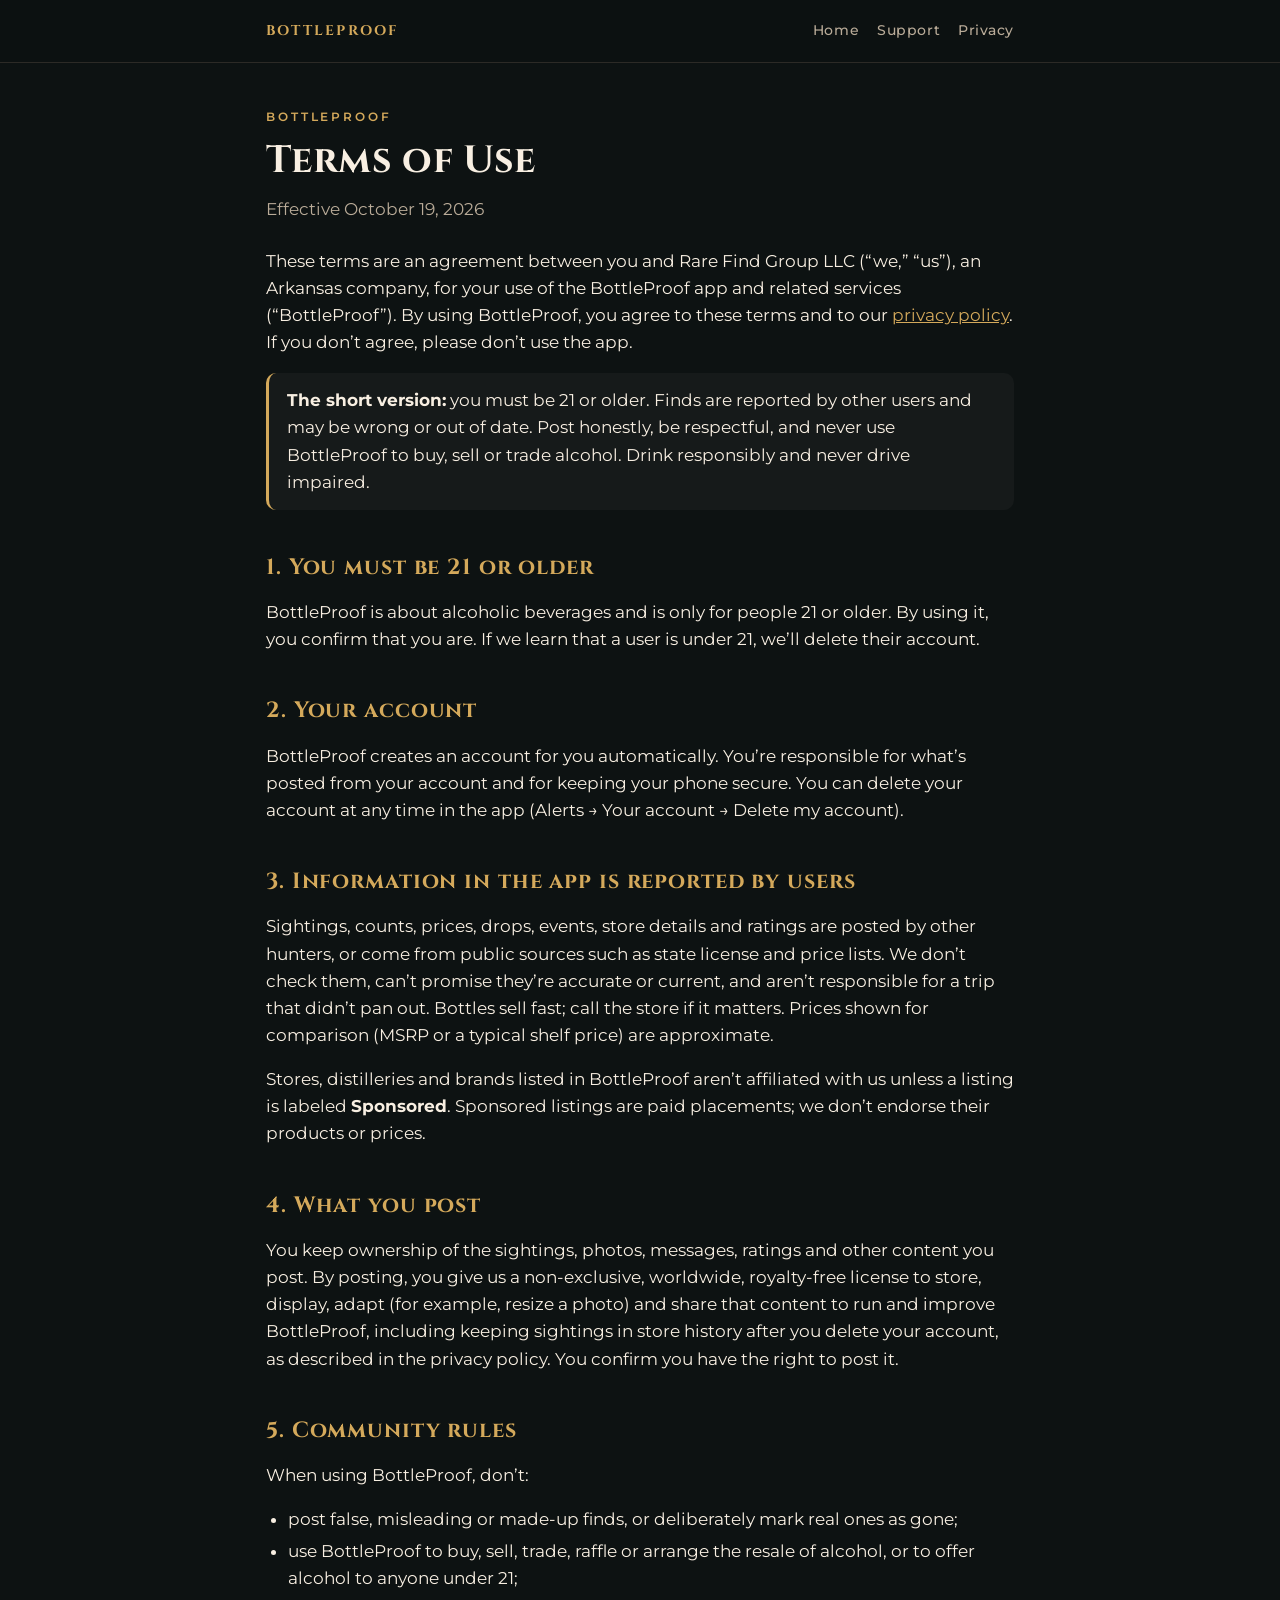
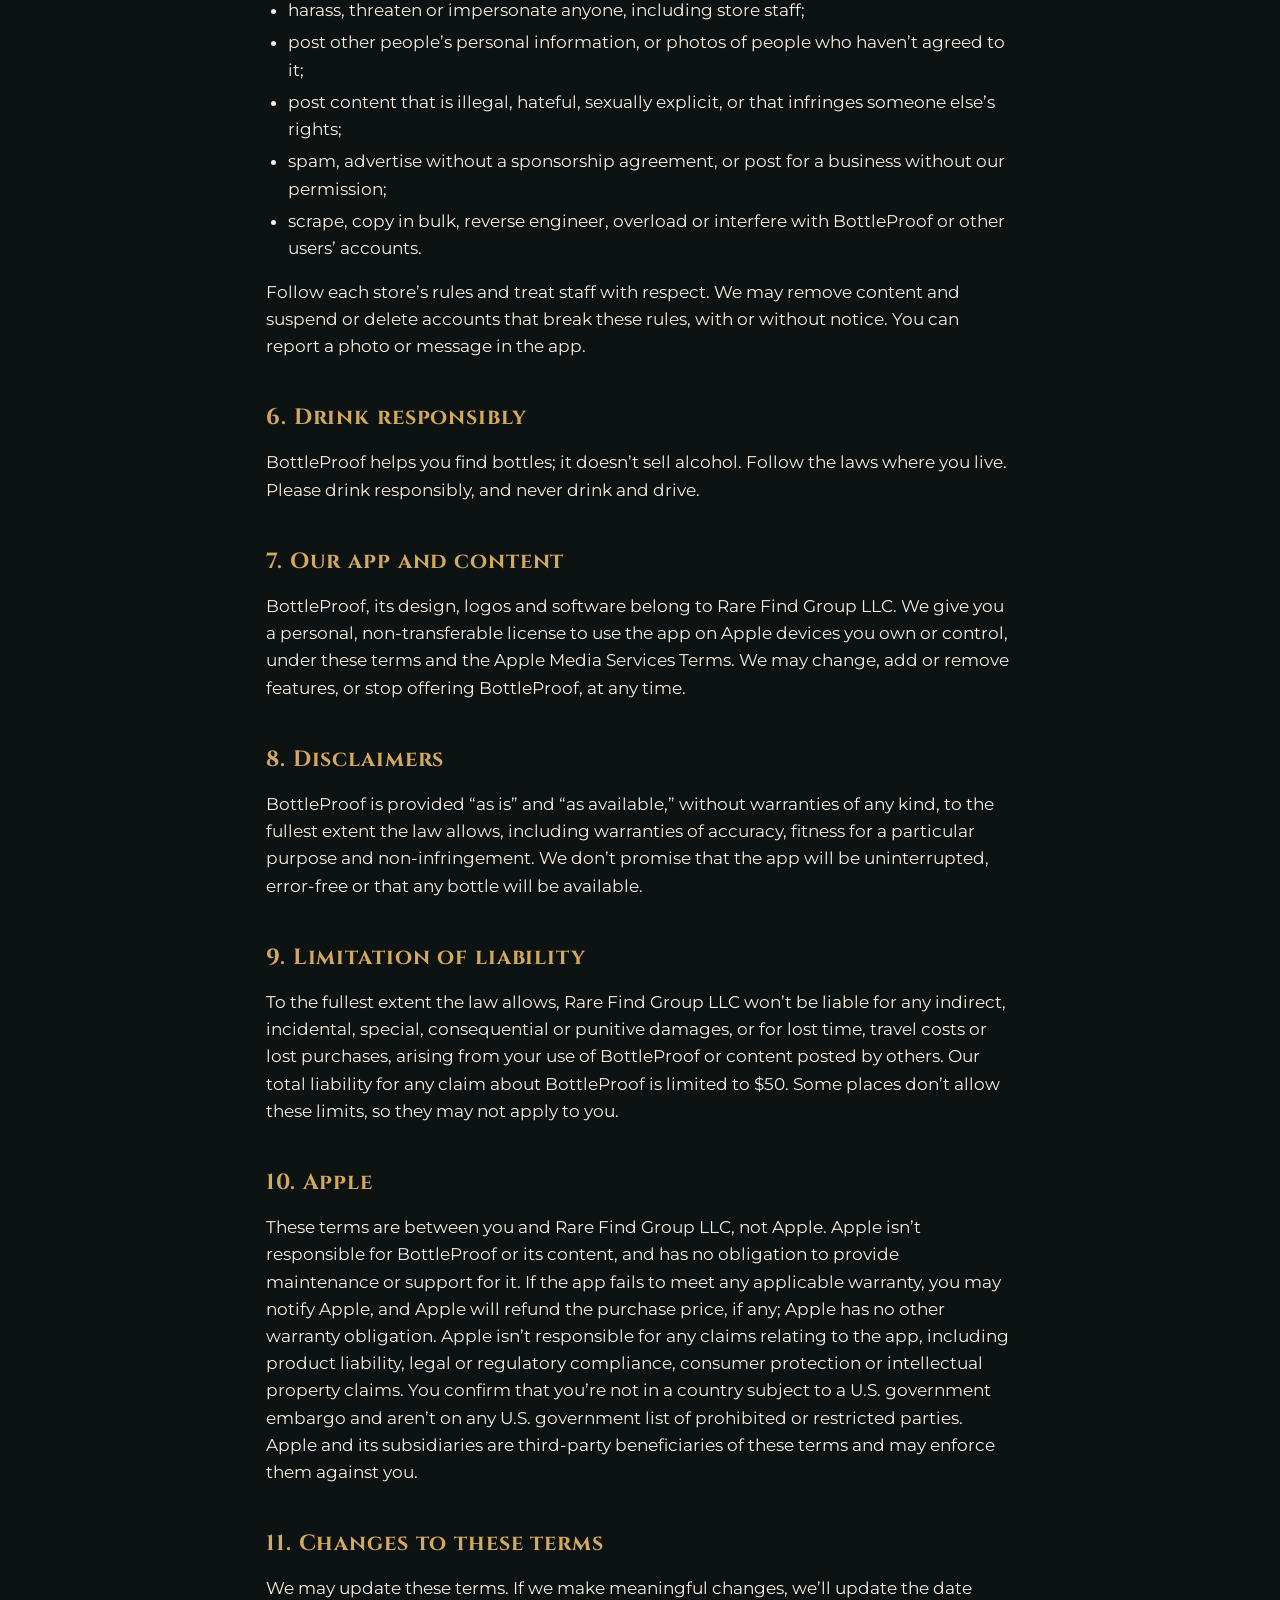
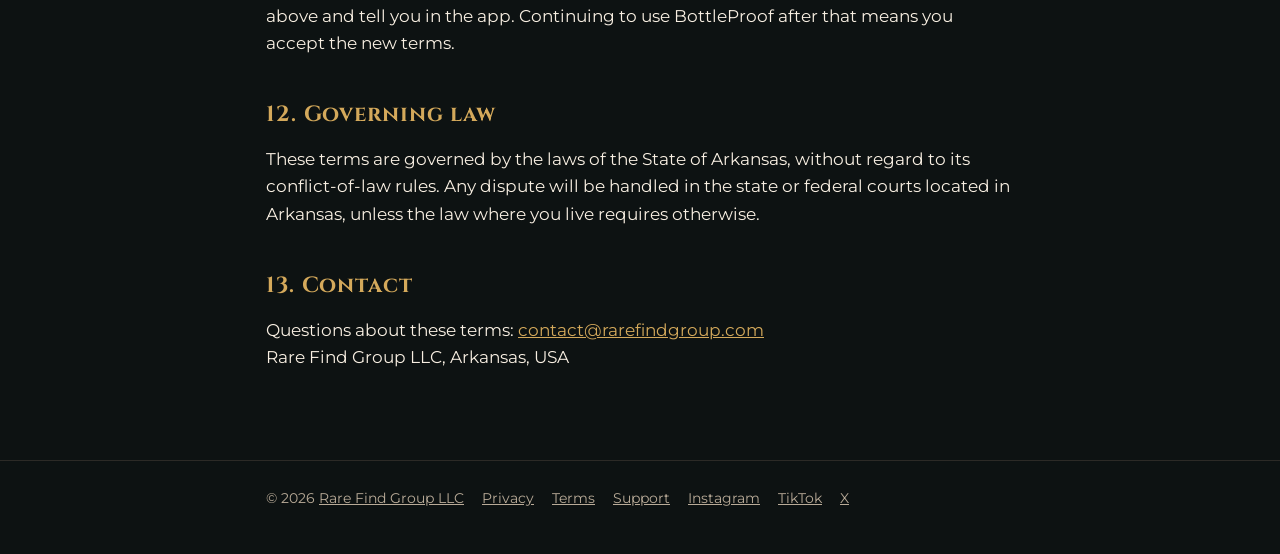
<file: terms/index.html>
<!doctype html>
<html lang="en">
<head>
<meta charset="utf-8">
<meta name="viewport" content="width=device-width, initial-scale=1">
<title>BottleProof Terms of Use</title>
<meta name="description" content="The terms for using BottleProof, made by Rare Find Group LLC.">
<link rel="icon" href="/images/favicon.png">
<link rel="apple-touch-icon" href="/images/apple-touch-icon.png">
<link rel="preconnect" href="https://fonts.googleapis.com">
<link rel="preconnect" href="https://fonts.gstatic.com" crossorigin>
<link rel="stylesheet" href="https://fonts.googleapis.com/css2?family=Cinzel:wght@600;700&family=Montserrat:wght@400;500;600&display=swap">
<meta name="theme-color" content="#0d1212">
<link rel="stylesheet" href="/styles.css?v=3">
</head>
<body>
<header class="site-header">
  <div class="wrap">
    <a class="brand" href="/">BottleProof</a>
    <nav>
      <a href="/">Home</a>
      <a href="/support/">Support</a>
      <a href="/privacy/">Privacy</a>
    </nav>
  </div>
</header>
<main>
  <div class="wrap">
    <p class="eyebrow">BottleProof</p>
    <h1>Terms of Use</h1>
    <p class="meta">Effective October 19, 2026</p>

    <p>These terms are an agreement between you and Rare Find Group LLC (&ldquo;we,&rdquo; &ldquo;us&rdquo;), an
    Arkansas company, for your use of the BottleProof app and related services (&ldquo;BottleProof&rdquo;). By
    using BottleProof, you agree to these terms and to our <a href="/privacy/">privacy policy</a>. If
    you don&rsquo;t agree, please don&rsquo;t use the app.</p>

    <p class="note"><strong>The short version:</strong> you must be 21 or older. Finds are reported by other users
    and may be wrong or out of date. Post honestly, be respectful, and never use BottleProof to buy, sell or trade
    alcohol. Drink responsibly and never drive impaired.</p>

    <h2>1. You must be 21 or older</h2>
    <p>BottleProof is about alcoholic beverages and is only for people 21 or older. By using it, you confirm that
    you are. If we learn that a user is under 21, we&rsquo;ll delete their account.</p>

    <h2>2. Your account</h2>
    <p>BottleProof creates an account for you automatically. You&rsquo;re responsible for what&rsquo;s posted from
    your account and for keeping your phone secure. You can delete your account at any time in the app (Alerts
    &rarr; Your account &rarr; Delete my account).</p>

    <h2>3. Information in the app is reported by users</h2>
    <p>Sightings, counts, prices, drops, events, store details and ratings are posted by other hunters, or come from
    public sources such as state license and price lists. We don&rsquo;t check them, can&rsquo;t promise they&rsquo;re
    accurate or current, and aren&rsquo;t responsible for a trip that didn&rsquo;t pan out. Bottles sell fast; call
    the store if it matters. Prices shown for comparison (MSRP or a typical shelf price) are approximate.</p>
    <p>Stores, distilleries and brands listed in BottleProof aren&rsquo;t affiliated with us unless a listing is
    labeled <strong>Sponsored</strong>. Sponsored listings are paid placements; we don&rsquo;t endorse their products
    or prices.</p>

    <h2>4. What you post</h2>
    <p>You keep ownership of the sightings, photos, messages, ratings and other content you post. By posting, you
    give us a non-exclusive, worldwide, royalty-free license to store, display, adapt (for example, resize a photo)
    and share that content to run and improve BottleProof, including keeping sightings in store history after you
    delete your account, as described in the privacy policy. You confirm you have the right to post it.</p>

    <h2>5. Community rules</h2>
    <p>When using BottleProof, don&rsquo;t:</p>
    <ul>
      <li>post false, misleading or made-up finds, or deliberately mark real ones as gone;</li>
      <li>use BottleProof to buy, sell, trade, raffle or arrange the resale of alcohol, or to offer alcohol to anyone
      under 21;</li>
      <li>harass, threaten or impersonate anyone, including store staff;</li>
      <li>post other people&rsquo;s personal information, or photos of people who haven&rsquo;t agreed to it;</li>
      <li>post content that is illegal, hateful, sexually explicit, or that infringes someone else&rsquo;s rights;</li>
      <li>spam, advertise without a sponsorship agreement, or post for a business without our permission;</li>
      <li>scrape, copy in bulk, reverse engineer, overload or interfere with BottleProof or other users&rsquo;
      accounts.</li>
    </ul>
    <p>Follow each store&rsquo;s rules and treat staff with respect. We may remove content and suspend or delete
    accounts that break these rules, with or without notice. You can report a photo or message in the app.</p>

    <h2>6. Drink responsibly</h2>
    <p>BottleProof helps you find bottles; it doesn&rsquo;t sell alcohol. Follow the laws where you live. Please
    drink responsibly, and never drink and drive.</p>

    <h2>7. Our app and content</h2>
    <p>BottleProof, its design, logos and software belong to Rare Find Group LLC. We give you a personal,
    non-transferable license to use the app on Apple devices you own or control, under these terms and the Apple
    Media Services Terms. We may change, add or remove features, or stop offering BottleProof, at any time.</p>

    <h2>8. Disclaimers</h2>
    <p>BottleProof is provided &ldquo;as is&rdquo; and &ldquo;as available,&rdquo; without warranties of any kind,
    to the fullest extent the law allows, including warranties of accuracy, fitness for a particular purpose and
    non-infringement. We don&rsquo;t promise that the app will be uninterrupted, error-free or that any bottle will be
    available.</p>

    <h2>9. Limitation of liability</h2>
    <p>To the fullest extent the law allows, Rare Find Group LLC won&rsquo;t be liable for any indirect, incidental,
    special, consequential or punitive damages, or for lost time, travel costs or lost purchases, arising from your
    use of BottleProof or content posted by others. Our total liability for any claim about BottleProof is limited
    to $50. Some places don&rsquo;t allow these limits, so they may not apply to you.</p>

    <h2>10. Apple</h2>
    <p>These terms are between you and Rare Find Group LLC, not Apple. Apple isn&rsquo;t responsible for BottleProof
    or its content, and has no obligation to provide maintenance or support for it. If the app fails to meet any
    applicable warranty, you may notify Apple, and Apple will refund the purchase price, if any; Apple has no other
    warranty obligation. Apple isn&rsquo;t responsible for any claims relating to the app, including product
    liability, legal or regulatory compliance, consumer protection or intellectual property claims. You confirm that
    you&rsquo;re not in a country subject to a U.S. government embargo and aren&rsquo;t on any U.S. government list
    of prohibited or restricted parties. Apple and its subsidiaries are third-party beneficiaries of these terms and
    may enforce them against you.</p>

    <h2>11. Changes to these terms</h2>
    <p>We may update these terms. If we make meaningful changes, we&rsquo;ll update the date above and tell you in the
    app. Continuing to use BottleProof after that means you accept the new terms.</p>

    <h2>12. Governing law</h2>
    <p>These terms are governed by the laws of the State of Arkansas, without regard to its conflict-of-law rules.
    Any dispute will be handled in the state or federal courts located in Arkansas, unless the law where you live
    requires otherwise.</p>

    <h2>13. Contact</h2>
    <p>Questions about these terms: <a href="mailto:contact@rarefindgroup.com">contact@rarefindgroup.com</a><br>
    Rare Find Group LLC, Arkansas, USA</p>
  </div>
</main>
<footer class="site-footer">
  <div class="wrap">
    <span>&copy; 2026 <a href="https://rarefindgroup.com">Rare Find Group LLC</a></span>
    <a href="/privacy/">Privacy</a>
    <a href="/terms/">Terms</a>
    <a href="/support/">Support</a>
    <a href="https://www.instagram.com/bottleproofapp/" rel="me">Instagram</a>
    <a href="https://www.tiktok.com/@bottleproofapp" rel="me">TikTok</a>
    <a href="https://x.com/bottleproofapp" rel="me">X</a>
  </div>
</footer>
</body>
</html>
</file>
<file: styles.css>
/* Shared styles for rarefindgroup.com, following the BottleProof brand board: charcoal background, gold and
   whiskey-amber accents, cream text. Headings use Cinzel (a free web font in the style of the board's Trajan Pro);
   body text uses Montserrat. When you change this file, bump the ?v= number in every page's <link> to it so
   browsers fetch the new copy. */
:root {
  --charcoal: #0d1212;
  --surface: #161a1a;
  --surface-2: #1d2121;
  --amber: #c2530b;
  --copper: #be6324;
  --gold: #d4a95b;
  --cream: #f8efe2;
  --brown: #3a1e0f;
  --text: #f8efe2;
  --muted: #b9ab98;
  --line: #2c2a26;
  --heading: "Cinzel", "Trajan Pro", Georgia, serif;
  --body: "Montserrat", -apple-system, BlinkMacSystemFont, "Segoe UI", Roboto, sans-serif;
  color-scheme: dark;
}
* { box-sizing: border-box; }
html { -webkit-text-size-adjust: 100%; }
body {
  margin: 0;
  background: var(--charcoal);
  color: var(--text);
  font: 16.5px/1.65 var(--body);
}
a { color: var(--gold); }
a:hover { color: var(--cream); }
img { max-width: 100%; }
.wrap { max-width: 780px; margin: 0 auto; padding: 0 16px; }
.sr-only { position: absolute; width: 1px; height: 1px; overflow: hidden; clip: rect(0 0 0 0); white-space: nowrap; }

/* Header */
.site-header { border-bottom: 1px solid var(--line); background: rgba(13, 18, 18, 0.92); }
.site-header .wrap { display: flex; align-items: center; justify-content: space-between; gap: 10px 16px; min-height: 62px; flex-wrap: wrap; padding-top: 8px; padding-bottom: 8px; }
.brand { font-family: var(--heading); font-weight: 700; letter-spacing: 0.16em; text-transform: uppercase; font-size: 14px; color: var(--gold); text-decoration: none; }
.site-header nav { display: flex; gap: 18px; flex-wrap: wrap; }
.site-header nav a { color: var(--muted); text-decoration: none; font-size: 14px; font-weight: 500; letter-spacing: 0.04em; }
.site-header nav a:hover, .site-header nav a[aria-current="page"] { color: var(--cream); }

/* Page text */
main { padding: 44px 0 72px; }
h1, h2, h3 { font-family: var(--heading); font-weight: 700; color: var(--cream); }
h1 { font-size: 38px; line-height: 1.15; margin: 0 0 14px; letter-spacing: 0.01em; }
h2 { font-size: 22px; line-height: 1.3; margin: 44px 0 12px; color: var(--gold); letter-spacing: 0.04em; }
h3 { font-size: 17px; margin: 22px 0 4px; }
.lead { font-size: 18.5px; color: var(--muted); margin: 0 0 28px; }
.eyebrow { font-size: 12px; font-weight: 600; letter-spacing: 0.24em; text-transform: uppercase; color: var(--gold); margin: 0 0 12px; }
.meta { color: var(--muted); margin: 0 0 24px; }
.note { background: var(--surface); border-left: 3px solid var(--gold); padding: 14px 18px; border-radius: 10px; }
.rule { width: 120px; height: 1px; border: 0; margin: 18px 0 24px; background: linear-gradient(90deg, transparent, var(--gold), transparent); }
ul { padding-left: 22px; }
li { margin: 5px 0; }
strong { color: var(--cream); }

/* BottleProof hero: the full logo lockup, faded into the page at its edges */
.hero { padding: 28px 0 8px; text-align: center; background: radial-gradient(ellipse at 50% 40%, #1f1a14 0%, var(--charcoal) 70%); }
.hero .logo {
  display: block;
  width: min(440px, 92%);
  height: auto;
  margin: 0 auto;
  /* Fade only the four edges into the page, so the lettering stays fully visible. */
  -webkit-mask-image: linear-gradient(to right, transparent, #000 9%, #000 91%, transparent),
    linear-gradient(to bottom, transparent, #000 7%);
  -webkit-mask-composite: source-in;
  mask-image: linear-gradient(to right, transparent, #000 9%, #000 91%, transparent),
    linear-gradient(to bottom, transparent, #000 7%);
  mask-composite: intersect;
}
.hero p { color: var(--muted); font-size: 18.5px; margin: 10px auto 0; max-width: 520px; }
.hero .pill { margin: 22px 0 8px; }
.hero .soon { margin: 22px auto 14px; font-size: 13px; font-weight: 600; letter-spacing: 0.18em; text-transform: uppercase; color: var(--gold); }
.hero .button { margin-bottom: 12px; }

/* Waitlist sign-up */
.signup { padding: 36px 0 8px; }
.signup .wrap > * { max-width: 560px; }
.signup h2 { margin-top: 0; }
.signup form { display: grid; gap: 14px; margin: 18px 0 10px; padding: 20px; border: 1px solid var(--line); border-radius: 18px; background: var(--surface); }
.signup input[type="email"] {
  width: 100%; padding: 14px 16px; border-radius: 12px; border: 1px solid var(--line); background: var(--charcoal);
  color: var(--cream); font: 16px var(--body);
}
.signup input[type="email"]:focus { outline: 2px solid var(--gold); outline-offset: 1px; border-color: transparent; }
.signup fieldset { border: 0; margin: 0; padding: 0; display: flex; gap: 22px; align-items: center; flex-wrap: wrap; }
.signup legend { float: left; margin-right: 6px; color: var(--muted); font-size: 15px; }
.signup fieldset label { display: inline-flex; gap: 8px; align-items: center; cursor: pointer; }
.signup input[type="radio"] { accent-color: var(--gold); width: 18px; height: 18px; }
.signup .button { border: 0; cursor: pointer; font: 600 16px var(--body); justify-self: start; }
.signup .button:disabled { opacity: 0.6; cursor: default; }
.signup .trap { position: absolute; left: -9999px; width: 1px; height: 1px; }
.form-message { margin: 0; min-height: 1.4em; font-size: 15px; }
.form-message.ok { color: var(--gold); }
.form-message.bad { color: #f0a07a; }
.fine { color: var(--muted); font-size: 14px; }

/* Buttons and pills */
.pill { display: inline-block; padding: 10px 20px; border-radius: 999px; border: 1px solid var(--gold); color: var(--gold); font-weight: 600; letter-spacing: 0.06em; text-transform: uppercase; font-size: 13px; text-decoration: none; }
.button { display: inline-block; font-family: var(--body); padding: 12px 22px; border-radius: 999px; background: var(--amber); color: var(--cream); font-weight: 600; text-decoration: none; }

/* Cards */
.app-card { display: flex; gap: 18px; align-items: center; padding: 16px; border: 1px solid var(--line); border-radius: 18px; background: var(--surface); text-decoration: none; color: inherit; transition: border-color 0.15s; }
.app-card:hover { border-color: var(--gold); color: inherit; }
.app-card img { width: 76px; height: 76px; border-radius: 18px; flex: none; }
.app-card strong { display: block; font-family: var(--heading); font-size: 20px; color: var(--cream); }
.app-card span { color: var(--muted); }
.features { display: grid; grid-template-columns: repeat(auto-fit, minmax(220px, 1fr)); gap: 14px; margin: 18px 0 0; padding: 0; list-style: none; }
.features li { margin: 0; padding: 18px; border: 1px solid var(--line); border-radius: 16px; background: var(--surface); }
.features svg { width: 34px; height: 34px; display: block; margin-bottom: 10px; stroke: var(--gold); fill: none; stroke-width: 1.6; stroke-linecap: round; stroke-linejoin: round; }
.features strong { display: block; margin-bottom: 4px; font-family: var(--heading); font-size: 15px; letter-spacing: 0.06em; text-transform: uppercase; color: var(--cream); }
.features span { color: var(--muted); font-size: 15px; }

/* FAQ */
details { border-bottom: 1px solid var(--line); padding: 14px 0; }
summary { cursor: pointer; font-weight: 600; color: var(--cream); }
summary::marker { color: var(--gold); }
details p, details ul { margin: 10px 0 0; color: var(--text); }

/* Tables (privacy policy) */
table { width: 100%; border-collapse: collapse; font-size: 15px; margin: 12px 0; }
th, td { text-align: left; vertical-align: top; padding: 9px 8px; border-bottom: 1px solid var(--line); }
th { color: var(--gold); font-weight: 600; }
.table-scroll { overflow-x: auto; }

/* Footer */
.site-footer { border-top: 1px solid var(--line); color: var(--muted); font-size: 14px; padding: 26px 0 44px; }
.site-footer .wrap { display: flex; flex-wrap: wrap; gap: 6px 18px; }
.site-footer a { color: var(--muted); }
.site-footer a:hover { color: var(--gold); }

@media (max-width: 520px) {
  h1 { font-size: 30px; }
  .lead, .hero p { font-size: 17px; }
}
</file>
